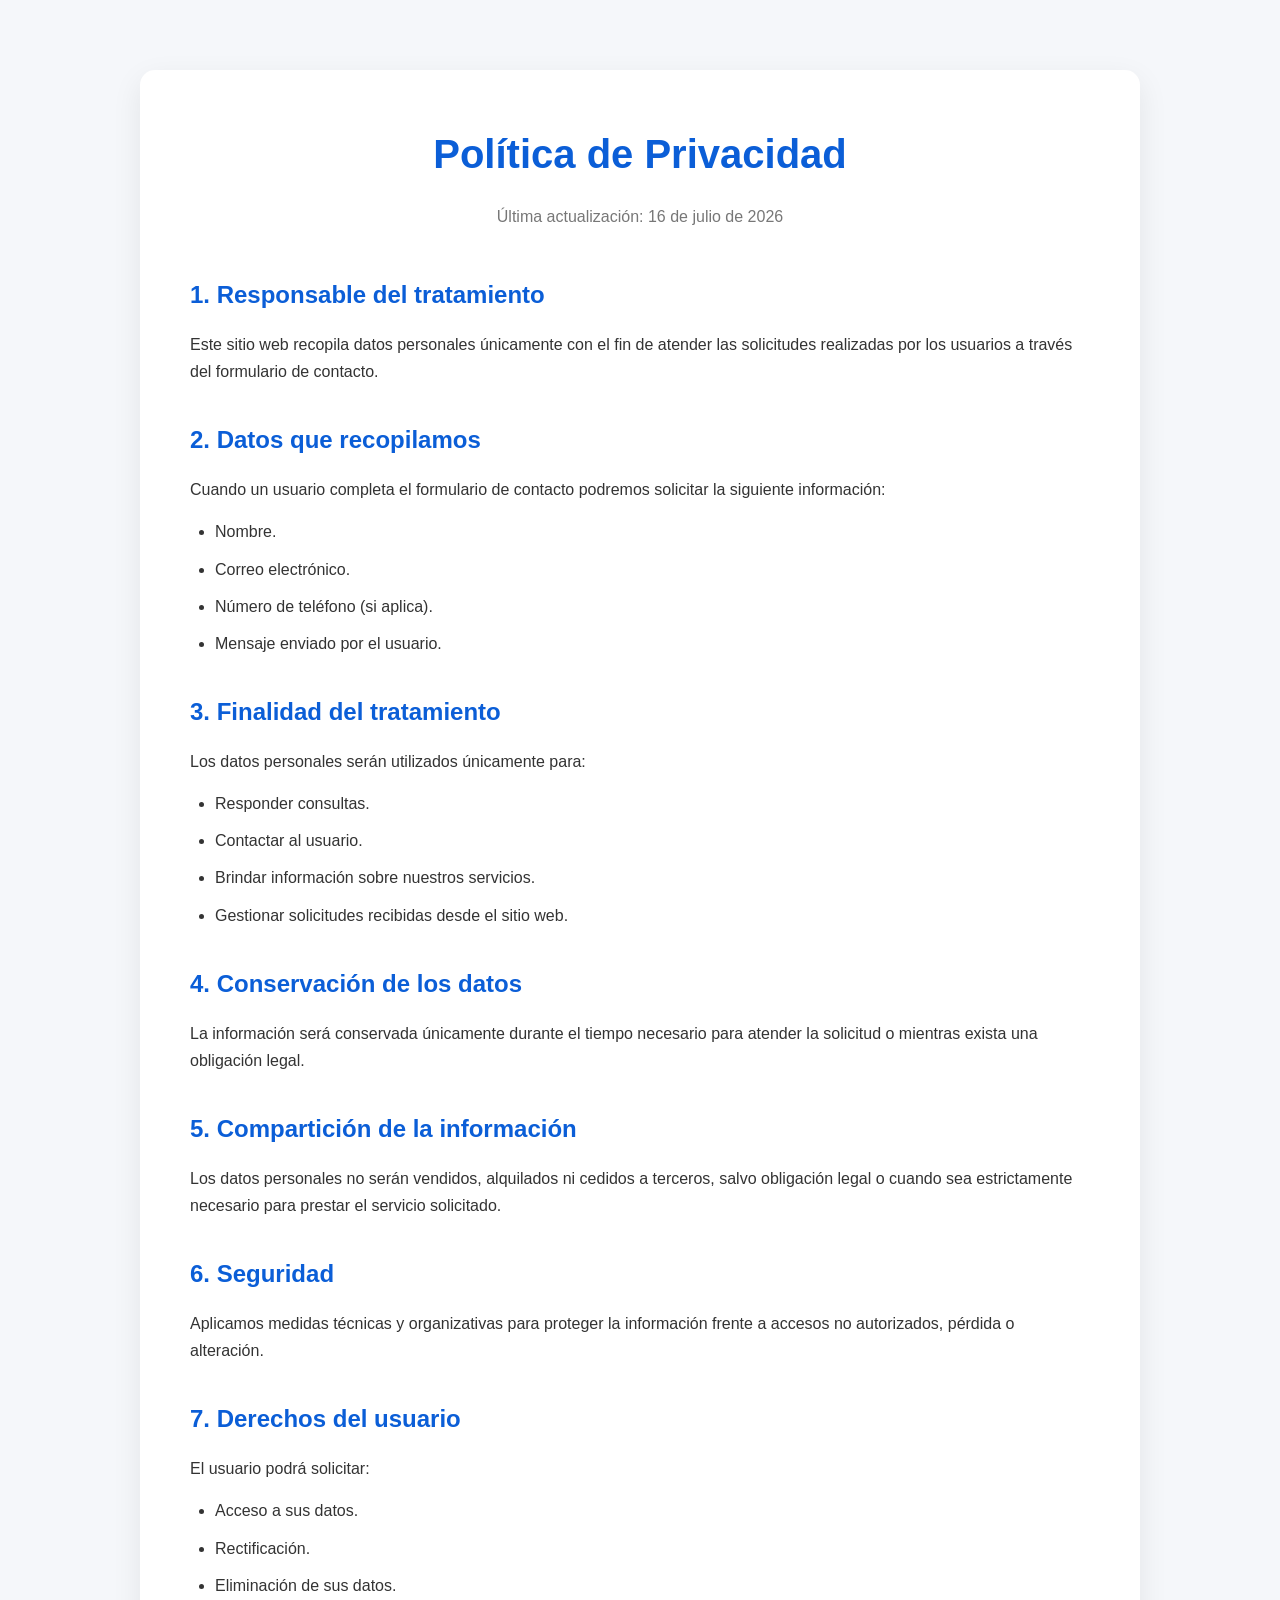
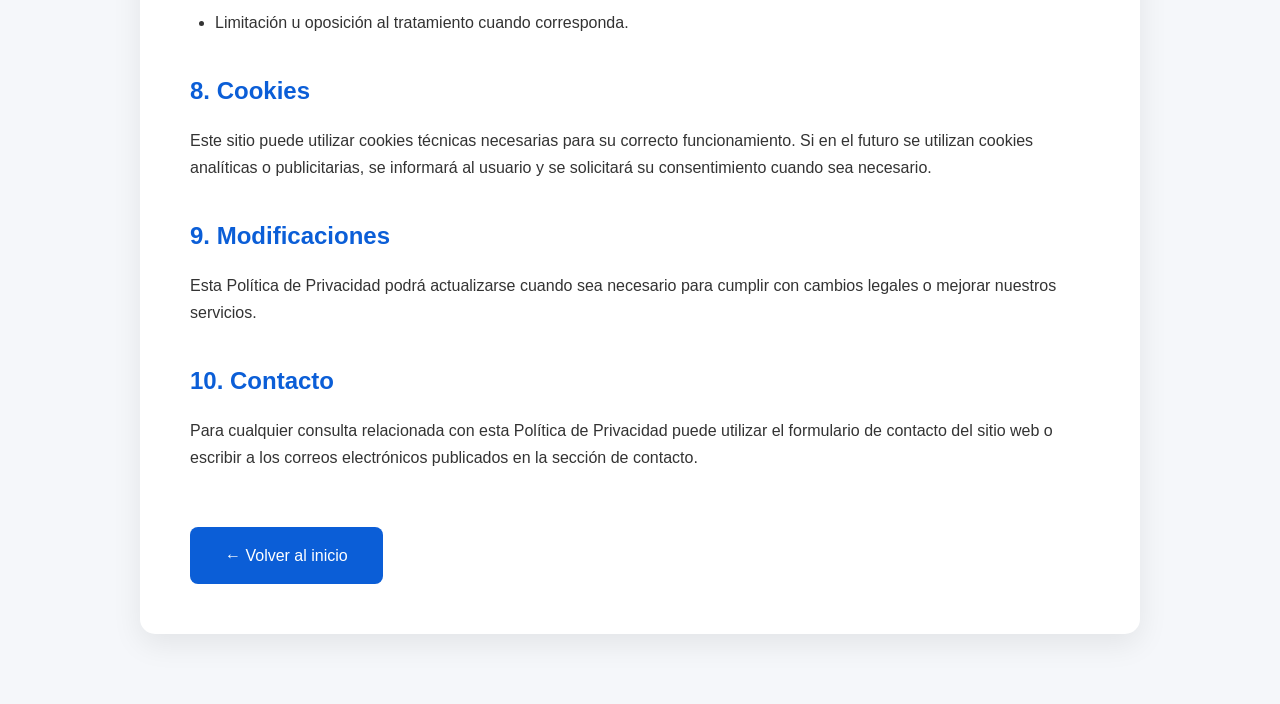
<file: html/privacidad.html>
<!DOCTYPE html>
<html lang="es">

<head>

    <meta charset="UTF-8">
    <meta name="viewport" content="width=device-width, initial-scale=1.0">

    <title>Política de Privacidad</title>

    <link rel="stylesheet" href="../css/politica.css">

</head>

<body>

    <section class="politica">

        <div class="contenedor">

            <h1>Política de Privacidad</h1>

            <p class="fecha">
                Última actualización: 16 de julio de 2026
            </p>

            <div class="bloque">

                <h2>1. Responsable del tratamiento</h2>

                <p>
                    Este sitio web recopila datos personales únicamente con el fin
                    de atender las solicitudes realizadas por los usuarios a través
                    del formulario de contacto.
                </p>

            </div>

            <div class="bloque">

                <h2>2. Datos que recopilamos</h2>

                <p>
                    Cuando un usuario completa el formulario de contacto podremos
                    solicitar la siguiente información:
                </p>

                <ul>

                    <li>Nombre.</li>

                    <li>Correo electrónico.</li>

                    <li>Número de teléfono (si aplica).</li>

                    <li>Mensaje enviado por el usuario.</li>

                </ul>

            </div>

            <div class="bloque">

                <h2>3. Finalidad del tratamiento</h2>

                <p>Los datos personales serán utilizados únicamente para:</p>

                <ul>

                    <li>Responder consultas.</li>

                    <li>Contactar al usuario.</li>

                    <li>Brindar información sobre nuestros servicios.</li>

                    <li>Gestionar solicitudes recibidas desde el sitio web.</li>

                </ul>

            </div>

            <div class="bloque">

                <h2>4. Conservación de los datos</h2>

                <p>
                    La información será conservada únicamente durante el tiempo
                    necesario para atender la solicitud o mientras exista una
                    obligación legal.
                </p>

            </div>

            <div class="bloque">

                <h2>5. Compartición de la información</h2>

                <p>
                    Los datos personales no serán vendidos, alquilados ni cedidos
                    a terceros, salvo obligación legal o cuando sea estrictamente
                    necesario para prestar el servicio solicitado.
                </p>

            </div>

            <div class="bloque">

                <h2>6. Seguridad</h2>

                <p>
                    Aplicamos medidas técnicas y organizativas para proteger la
                    información frente a accesos no autorizados, pérdida o
                    alteración.
                </p>

            </div>

            <div class="bloque">

                <h2>7. Derechos del usuario</h2>

                <p>El usuario podrá solicitar:</p>

                <ul>

                    <li>Acceso a sus datos.</li>

                    <li>Rectificación.</li>

                    <li>Eliminación de sus datos.</li>

                    <li>Limitación u oposición al tratamiento cuando corresponda.</li>

                </ul>

            </div>

            <div class="bloque">

                <h2>8. Cookies</h2>

                <p>
                    Este sitio puede utilizar cookies técnicas necesarias para su
                    correcto funcionamiento. Si en el futuro se utilizan cookies
                    analíticas o publicitarias, se informará al usuario y se
                    solicitará su consentimiento cuando sea necesario.
                </p>

            </div>

            <div class="bloque">

                <h2>9. Modificaciones</h2>

                <p>
                    Esta Política de Privacidad podrá actualizarse cuando sea
                    necesario para cumplir con cambios legales o mejorar nuestros
                    servicios.
                </p>

            </div>

            <div class="bloque">

                <h2>10. Contacto</h2>

                <p>
                    Para cualquier consulta relacionada con esta Política de
                    Privacidad puede utilizar el formulario de contacto del sitio
                    web o escribir a los correos electrónicos publicados en la
                    sección de contacto.
                </p>

            </div>

            <a href="../index.html" class="btn-volver">
                ← Volver al inicio
            </a>

        </div>

    </section>

</body>

</html>
</file>
<file: css/politica.css>
*{
    margin:0;
    padding:0;
    box-sizing:border-box;
}

body{

    font-family:Arial, Helvetica, sans-serif;

    background:#f5f7fa;

    color:#333;

    line-height:1.7;

}

.politica{

    padding:70px 20px;

}

.contenedor{

    max-width:1000px;

    margin:auto;

    background:#fff;

    padding:50px;

    border-radius:15px;

    box-shadow:0 10px 30px rgba(0,0,0,.08);

}

h1{

    text-align:center;

    color:#0b5ed7;

    margin-bottom:15px;

    font-size:40px;

}

.fecha{

    text-align:center;

    color:#777;

    margin-bottom:45px;

}

.bloque{

    margin-bottom:35px;

}

.bloque h2{

    color:#0b5ed7;

    margin-bottom:15px;

    font-size:24px;

}

.bloque p{

    margin-bottom:15px;

}

.bloque ul{

    padding-left:25px;

}

.bloque li{

    margin-bottom:10px;

}

.btn-volver{

    display:inline-block;

    margin-top:20px;

    padding:15px 35px;

    background:#0b5ed7;

    color:#fff;

    text-decoration:none;

    border-radius:8px;

    transition:.3s;

}

.btn-volver:hover{

    background:#084298;

}

@media(max-width:768px){

.contenedor{

    padding:30px 20px;

}

h1{

    font-size:30px;

}

.bloque h2{

    font-size:22px;

}

.btn-volver{

    width:100%;

    text-align:center;

}

}
</file>
